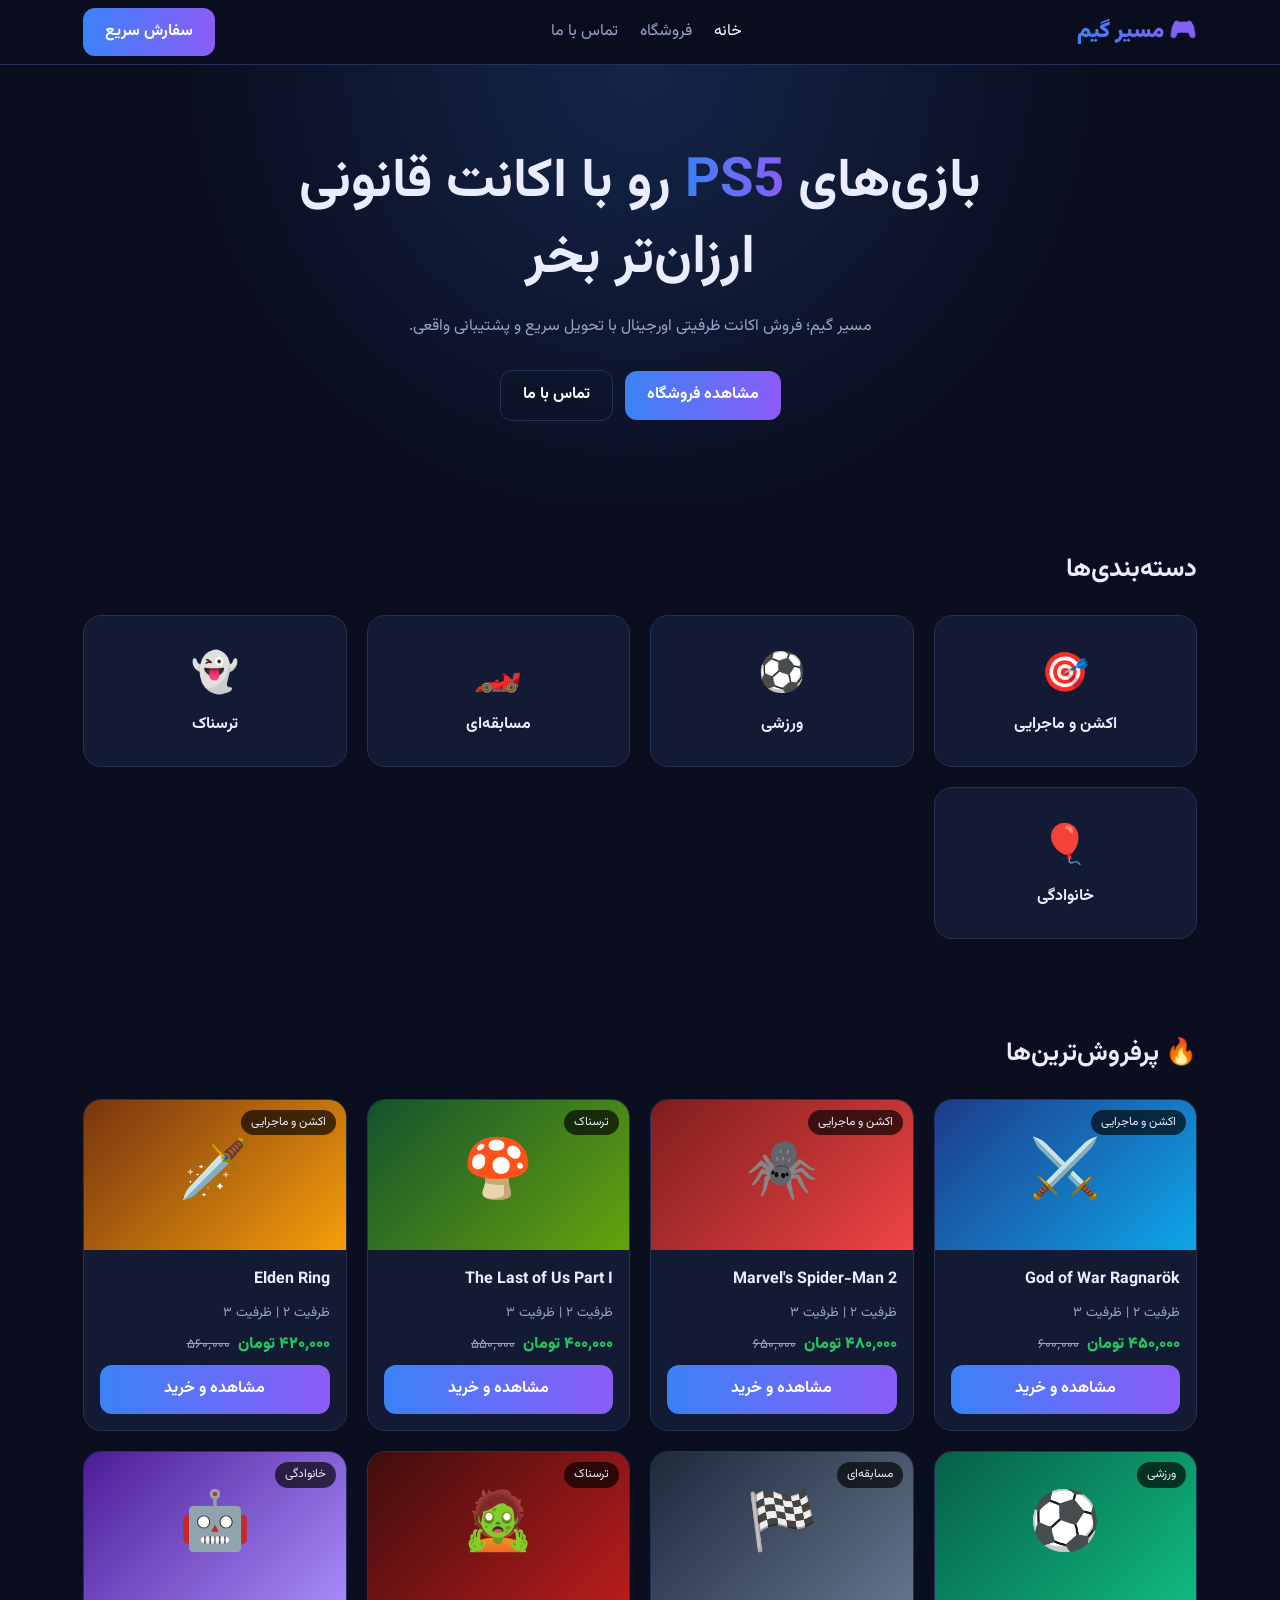
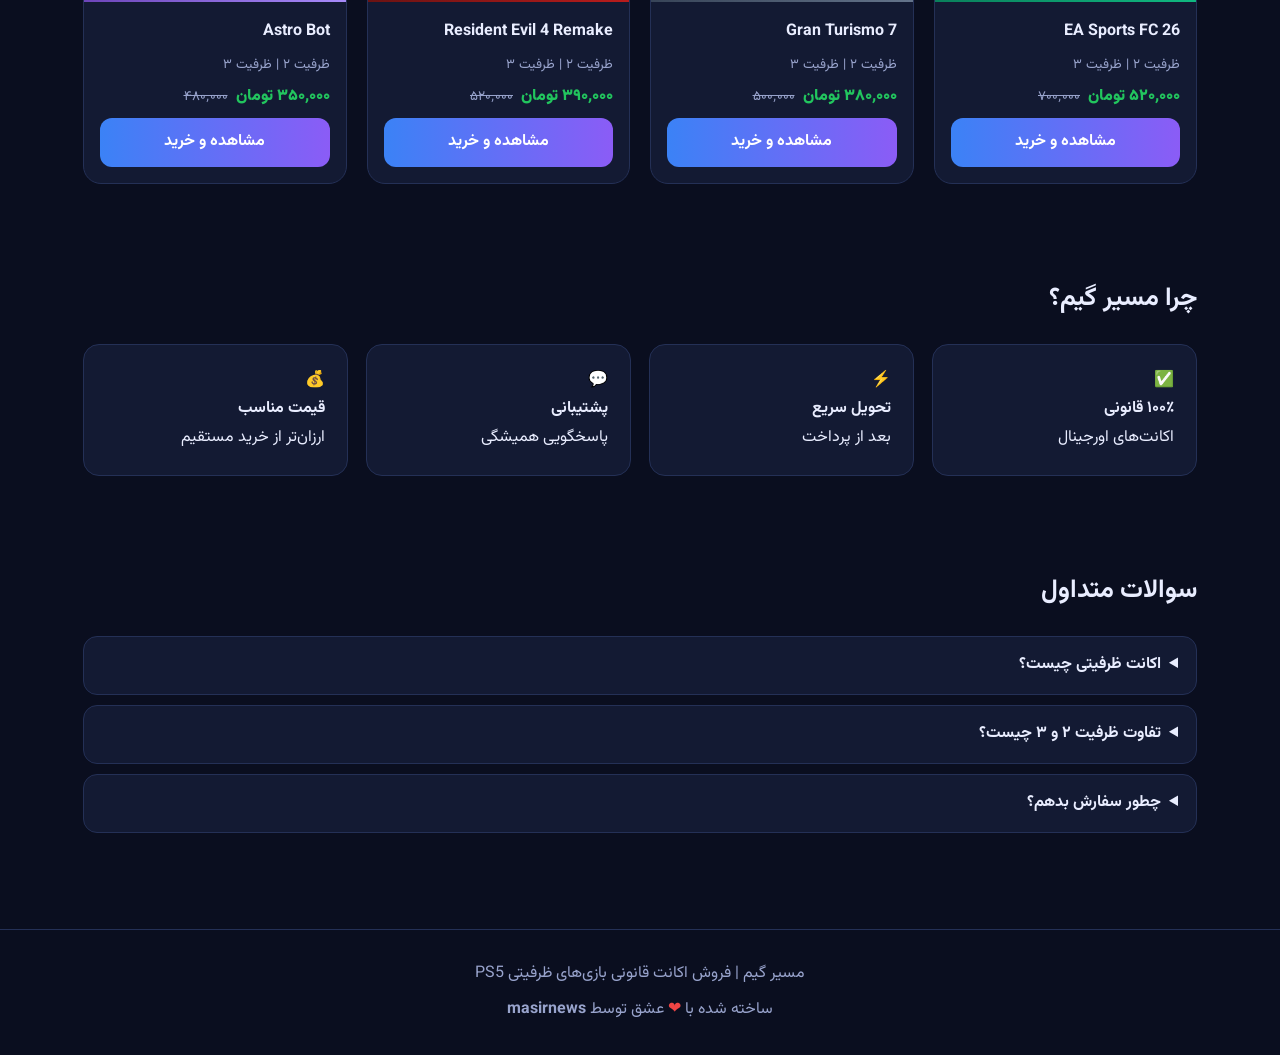
<file: masirgame/index.html>
<!DOCTYPE html><html lang="fa" dir="rtl"><head><meta charset="UTF-8"><meta name="viewport" content="width=device-width,initial-scale=1"><title>مسیر گیم | اکانت قانونی بازی‌های ظرفیتی PS5</title><link href="https://fonts.googleapis.com/css2?family=Vazirmatn:wght@400;700;900&display=swap" rel="stylesheet"><link rel="stylesheet" href="style.css"></head><body><div id="header"></div>
<div class="hero"><div class="wrap"><h1>بازی‌های <span>PS5</span> رو با اکانت قانونی<br>ارزان‌تر بخر</h1><p>مسیر گیم؛ فروش اکانت ظرفیتی اورجینال با تحویل سریع و پشتیبانی واقعی.</p><a class="btn" href="shop.html">مشاهده فروشگاه</a><a class="btn o" href="contact.html">تماس با ما</a></div></div>
<section><div class="wrap"><h2>دسته‌بندی‌ها</h2><div class="grid" id="cats"></div></div></section>
<section><div class="wrap"><h2>🔥 پرفروش‌ترین‌ها</h2><div class="grid" id="featured"></div></div></section>
<section><div class="wrap"><h2>چرا مسیر گیم؟</h2><div class="feat"><div class="rv">✅<br><b>۱۰۰٪ قانونی</b><br>اکانت‌های اورجینال</div><div class="rv">⚡<br><b>تحویل سریع</b><br>بعد از پرداخت</div><div class="rv">💬<br><b>پشتیبانی</b><br>پاسخگویی همیشگی</div><div class="rv">💰<br><b>قیمت مناسب</b><br>ارزان‌تر از خرید مستقیم</div></div></div></section>
<section><div class="wrap"><h2>سوالات متداول</h2><details><summary>اکانت ظرفیتی چیست؟</summary><p>اکانتی که بازی روی آن لایسنس دارد و شما از طریق یکی از ظرفیت‌هایش (ظرفیت ۲ یا ۳) بازی را روی کنسول خود اجرا می‌کنید.</p></details><details><summary>تفاوت ظرفیت ۲ و ۳ چیست؟</summary><p>ظرفیت ۲ معمولاً قیمت بالاتر و امکانات بیشتری دارد و ظرفیت ۳ اقتصادی‌تر است. توضیحات هر محصول را قبل از خرید بخوانید.</p></details><details><summary>چطور سفارش بدهم؟</summary><p>بازی را انتخاب کنید و روی دکمه سفارش بزنید تا به پشتیبانی متصل شوید.</p></details></div></section>
<div id="footer"></div><script src="script.js"></script><script>layout("index.html");initHome()</script></body></html>
</file>
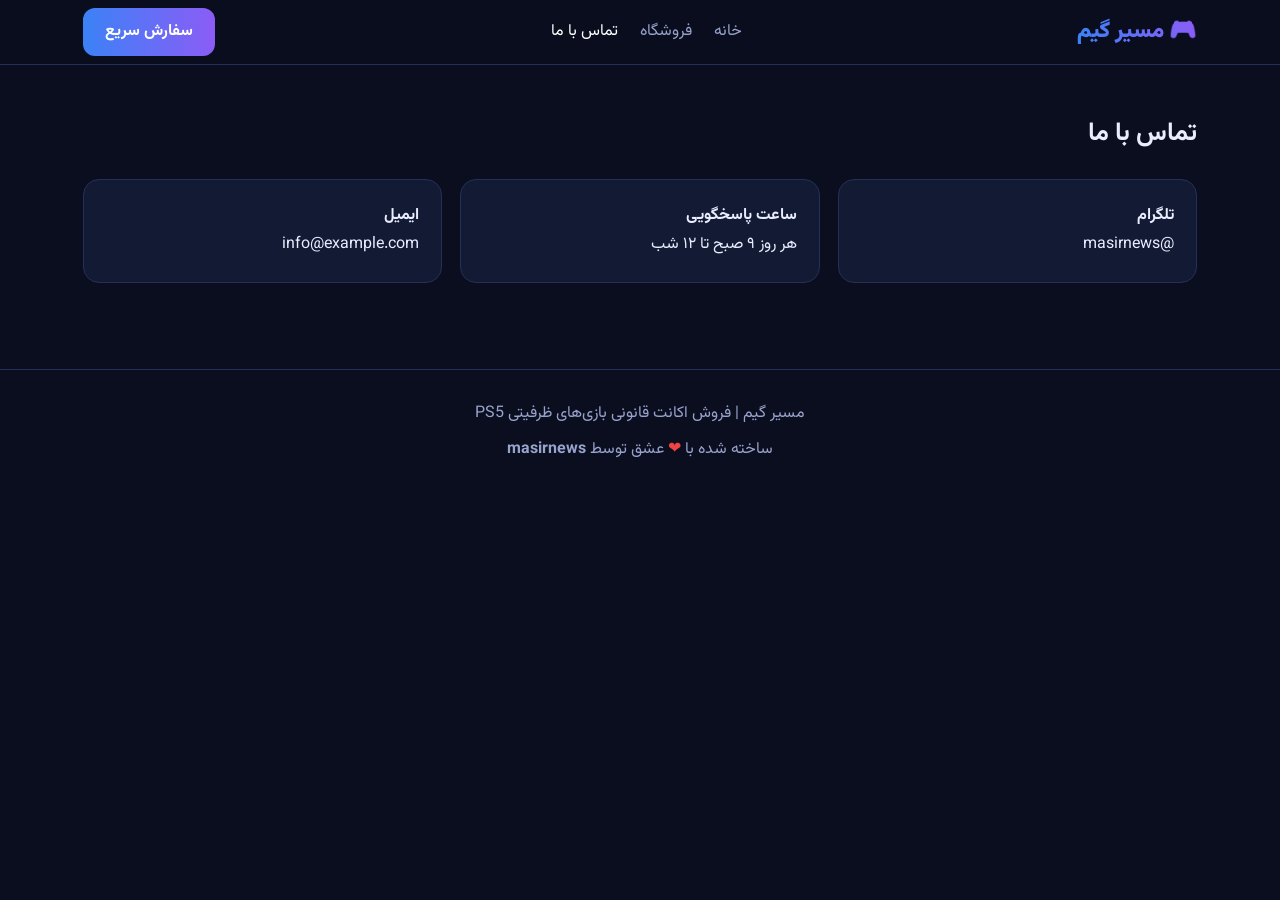
<file: masirgame/contact.html>
<!DOCTYPE html><html lang="fa" dir="rtl"><head><meta charset="UTF-8"><meta name="viewport" content="width=device-width,initial-scale=1"><title>تماس با ما | مسیر گیم</title><link href="https://fonts.googleapis.com/css2?family=Vazirmatn:wght@400;700;900&display=swap" rel="stylesheet"><link rel="stylesheet" href="style.css"></head><body><div id="header"></div>
<section><div class="wrap"><h2>تماس با ما</h2><div class="feat"><div><b>تلگرام</b><br><a href="https://t.me/masirnews" target="_blank">@masirnews</a></div><div><b>ساعت پاسخگویی</b><br>هر روز ۹ صبح تا ۱۲ شب</div><div><b>ایمیل</b><br>info@example.com</div></div></div></section>
<div id="footer"></div><script src="script.js"></script><script>layout("contact.html");</script></body></html>
</file>
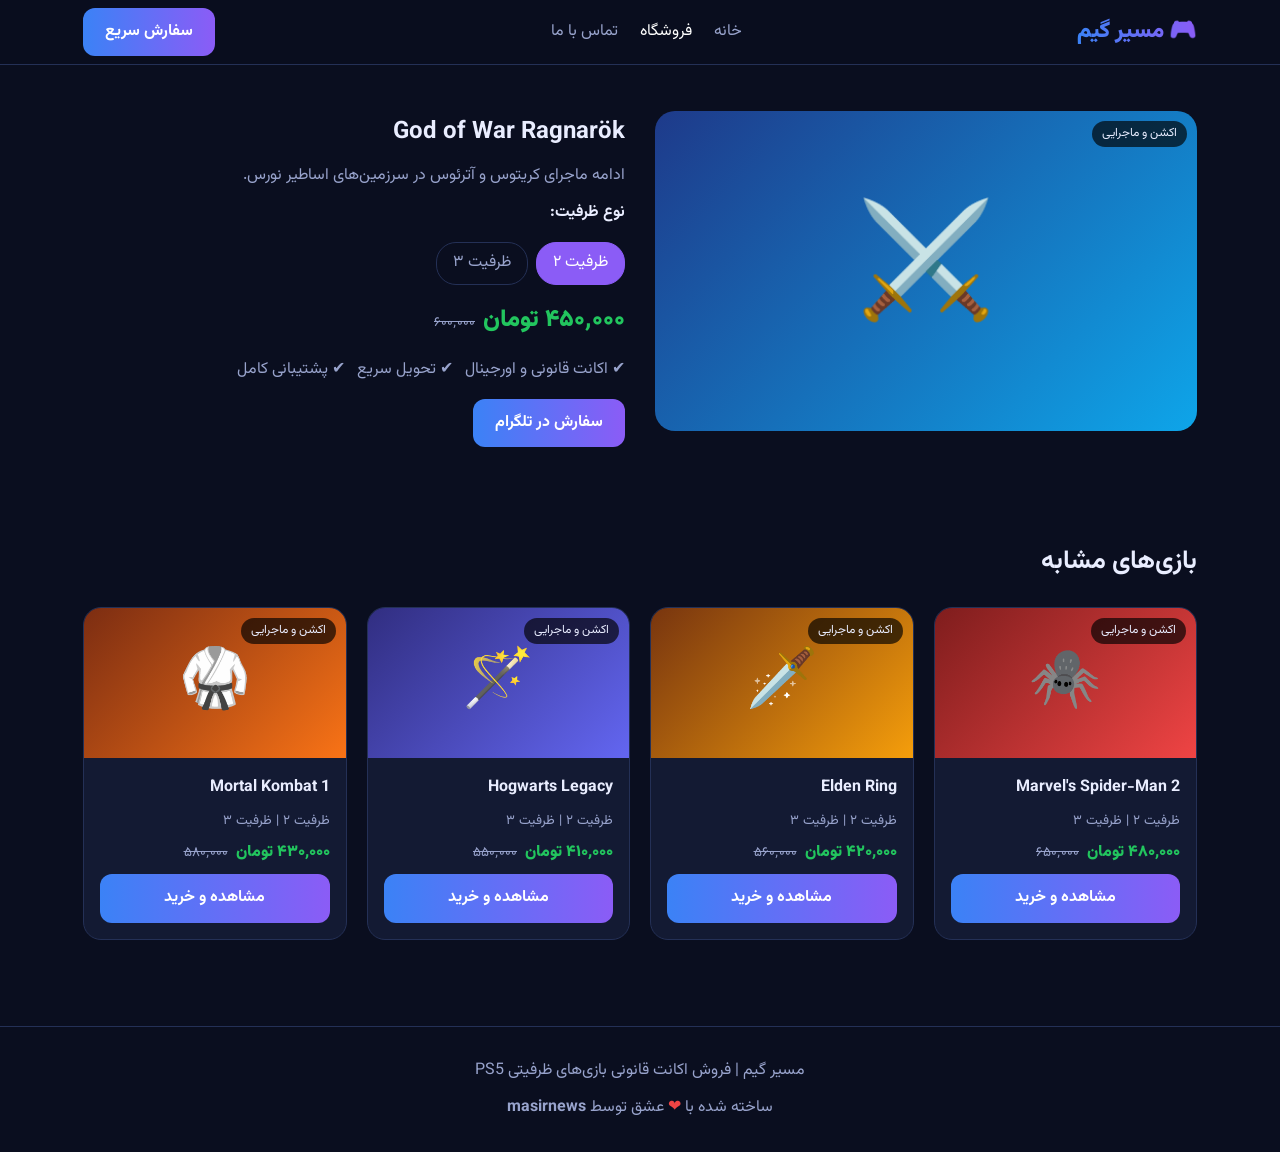
<file: masirgame/product.html>
<!DOCTYPE html><html lang="fa" dir="rtl"><head><meta charset="UTF-8"><meta name="viewport" content="width=device-width,initial-scale=1"><title>محصول | مسیر گیم</title><link href="https://fonts.googleapis.com/css2?family=Vazirmatn:wght@400;700;900&display=swap" rel="stylesheet"><link rel="stylesheet" href="style.css"></head><body><div id="header"></div>
<section><div class="wrap"><div class="detail" id="detail"></div></div></section><section><div class="wrap"><h2>بازی‌های مشابه</h2><div class="grid" id="related"></div></div></section>
<div id="footer"></div><script src="script.js"></script><script>layout("shop.html");initProduct()</script></body></html>
</file>
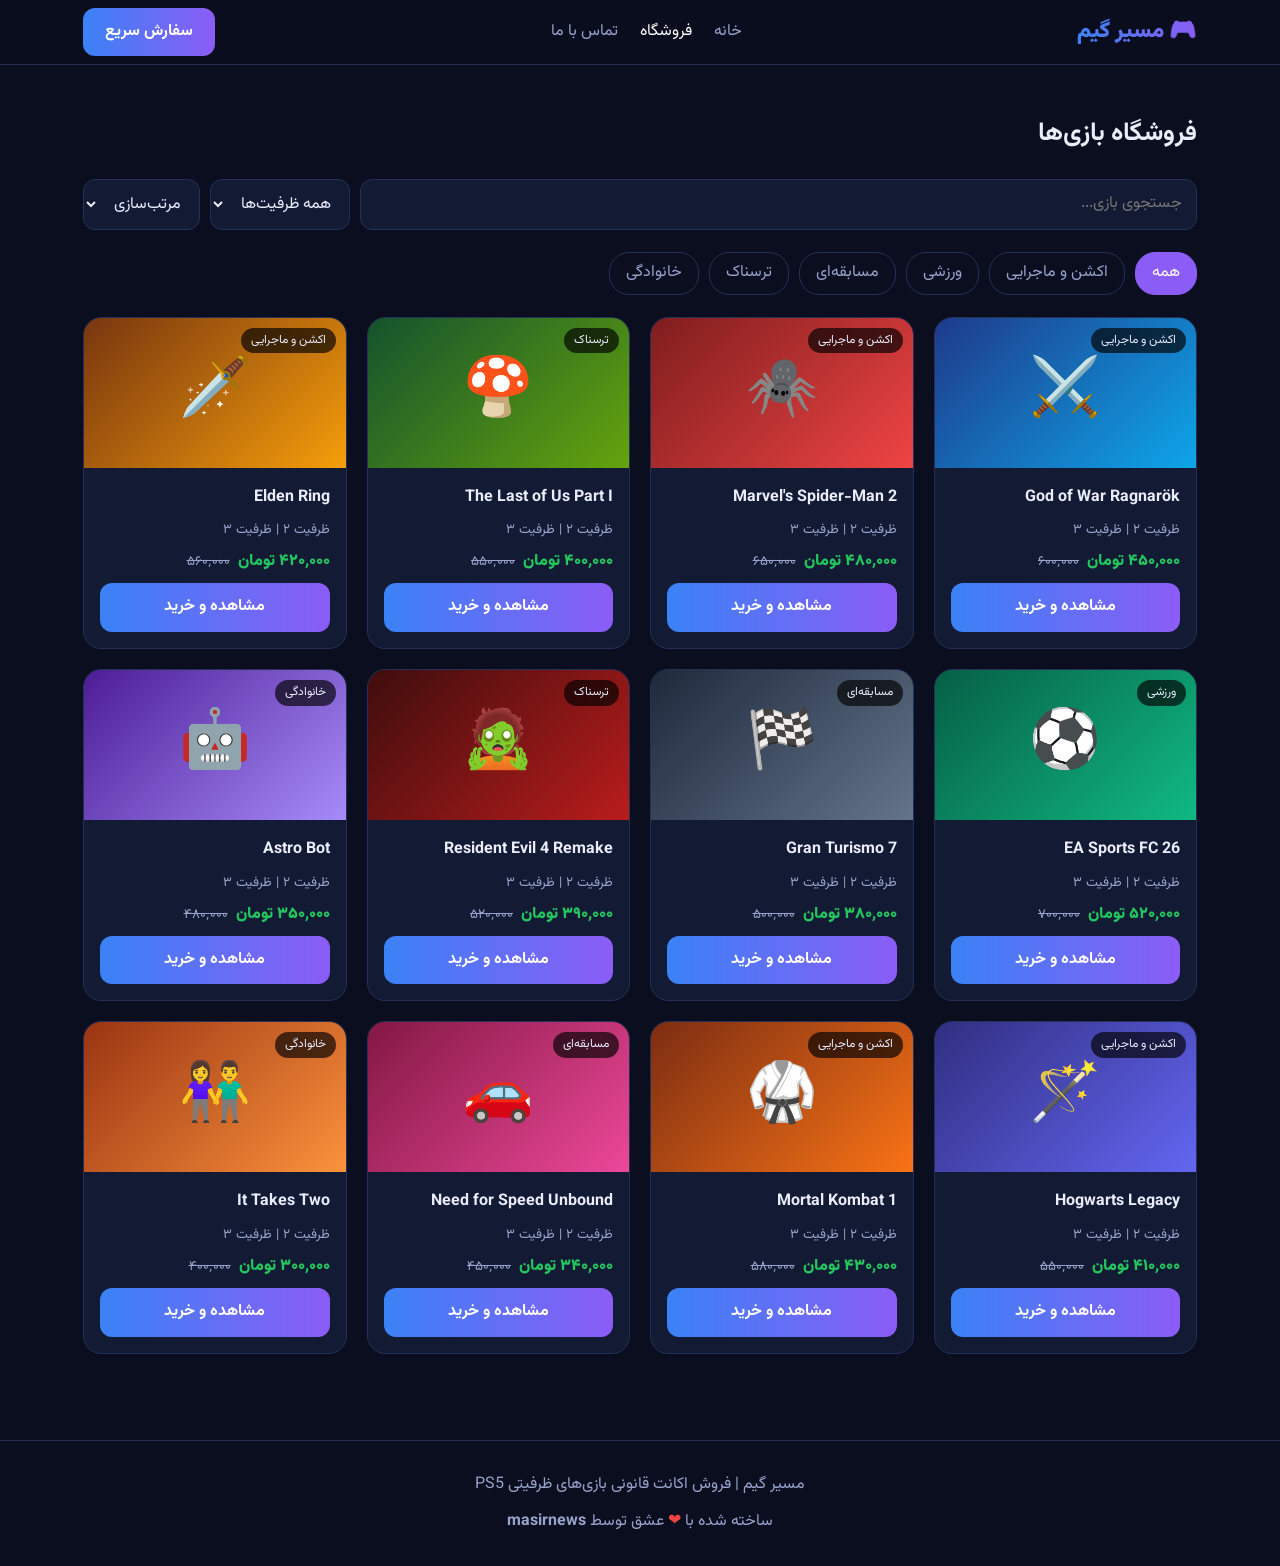
<file: masirgame/shop.html>
<!DOCTYPE html><html lang="fa" dir="rtl"><head><meta charset="UTF-8"><meta name="viewport" content="width=device-width,initial-scale=1"><title>فروشگاه | مسیر گیم</title><link href="https://fonts.googleapis.com/css2?family=Vazirmatn:wght@400;700;900&display=swap" rel="stylesheet"><link rel="stylesheet" href="style.css"></head><body><div id="header"></div>
<section><div class="wrap"><h2>فروشگاه بازی‌ها</h2><div class="tools"><input id="s" placeholder="جستجوی بازی..."><select id="cap"><option value="all">همه ظرفیت‌ها</option><option value="2">ظرفیت ۲</option><option value="3">ظرفیت ۳</option></select><select id="sort"><option value="n">مرتب‌سازی</option><option value="lo">ارزان‌ترین</option><option value="hi">گران‌ترین</option></select></div><div class="tools" id="chips"></div><div class="grid" id="list"></div></div></section>
<div id="footer"></div><script src="script.js"></script><script>layout("shop.html");initShop()</script></body></html>
</file>
<file: masirgame/style.css>
:root{--bg:#0a0e1f;--card:#131a33;--line:#243056;--txt:#e9edff;--mut:#98a3cc;--a:#3b82f6;--b:#8b5cf6;--ok:#22c55e}
*{box-sizing:border-box;margin:0;padding:0}
body{font-family:Vazirmatn,Tahoma,sans-serif;background:var(--bg);color:var(--txt);line-height:1.8}
a{color:inherit;text-decoration:none}
.wrap{max-width:1150px;margin:auto;padding:0 18px}
header{position:sticky;top:0;z-index:10;background:#0a0e1fdd;backdrop-filter:blur(10px);border-bottom:1px solid var(--line)}
.nav{display:flex;align-items:center;justify-content:space-between;height:64px}
.logo{font-weight:900;font-size:1.4rem;background:linear-gradient(90deg,var(--a),var(--b));-webkit-background-clip:text;color:transparent}
.nav nav{display:flex;gap:22px}.nav nav a{color:var(--mut);transition:.2s}.nav nav a:hover,.nav nav a.on{color:#fff}
.btn{display:inline-block;padding:10px 22px;border-radius:12px;border:0;cursor:pointer;font:inherit;font-weight:700;color:#fff;background:linear-gradient(90deg,var(--a),var(--b));transition:.25s}
.btn:hover{transform:translateY(-2px);box-shadow:0 8px 24px #3b82f655}
.btn.o{background:none;border:1px solid var(--line)}
.hero{padding:80px 0;text-align:center;background:radial-gradient(circle at 50% 0,#3b82f633,transparent 60%)}
.hero h1{font-size:clamp(2rem,5vw,3.4rem);line-height:1.4}.hero h1 span{background:linear-gradient(90deg,var(--a),var(--b));-webkit-background-clip:text;color:transparent}
.hero p{color:var(--mut);max-width:560px;margin:16px auto 28px}
.hero .btn{margin:0 6px}
section{padding:46px 0}h2{font-size:1.6rem;margin-bottom:22px}
.grid{display:grid;grid-template-columns:repeat(auto-fill,minmax(250px,1fr));gap:20px}
.cat{background:var(--card);border:1px solid var(--line);border-radius:18px;padding:26px;text-align:center;transition:.3s}
.cat:hover{transform:translateY(-6px);border-color:var(--b)}.cat i{font-style:normal;font-size:2.4rem;display:block}
.card{background:var(--card);border:1px solid var(--line);border-radius:18px;overflow:hidden;transition:.3s;display:flex;flex-direction:column}
.card:hover{transform:translateY(-6px);box-shadow:0 12px 32px #8b5cf633}
.cover{height:150px;display:grid;place-items:center;font-size:3.6rem;position:relative}
.tag{position:absolute;top:10px;right:10px;background:#000a;padding:2px 10px;border-radius:20px;font-size:.75rem}
.card .in{padding:16px;display:flex;flex-direction:column;gap:6px;flex:1}
.price{font-weight:900;color:var(--ok)}.price s{color:var(--mut);font-weight:400;font-size:.85rem;margin-right:8px}
.card .btn{margin-top:auto;text-align:center}
.tools{display:flex;flex-wrap:wrap;gap:10px;margin-bottom:22px}
input,select{background:var(--card);border:1px solid var(--line);color:var(--txt);padding:10px 14px;border-radius:12px;font:inherit}
input{flex:1;min-width:200px}
.chip{padding:6px 16px;border-radius:20px;border:1px solid var(--line);cursor:pointer;background:none;color:var(--mut);font:inherit}
.chip.on{background:var(--b);color:#fff;border-color:var(--b)}
.feat{display:grid;grid-template-columns:repeat(auto-fit,minmax(220px,1fr));gap:18px}
.feat div{background:var(--card);border:1px solid var(--line);border-radius:16px;padding:22px}
details{background:var(--card);border:1px solid var(--line);border-radius:14px;padding:14px 18px;margin-bottom:10px}summary{cursor:pointer;font-weight:700}details p{color:var(--mut);margin-top:8px}
.detail{display:grid;grid-template-columns:1fr 1fr;gap:30px;align-items:start}
.detail .cover{height:320px;border-radius:20px;font-size:7rem}
.caps{display:flex;gap:8px;margin:14px 0;flex-wrap:wrap}
footer{border-top:1px solid var(--line);margin-top:40px;padding:30px 0;text-align:center;color:var(--mut)}
footer .heart{color:#ef4444;display:inline-block;animation:b 1.2s infinite}
@keyframes b{50%{transform:scale(1.3)}}
.rv{opacity:0;transform:translateY(24px);transition:.6s}.rv.show{opacity:1;transform:none}
@media(max-width:720px){.detail{grid-template-columns:1fr}.nav nav{gap:12px;font-size:.9rem}.nav .btn{display:none}}
</file>
